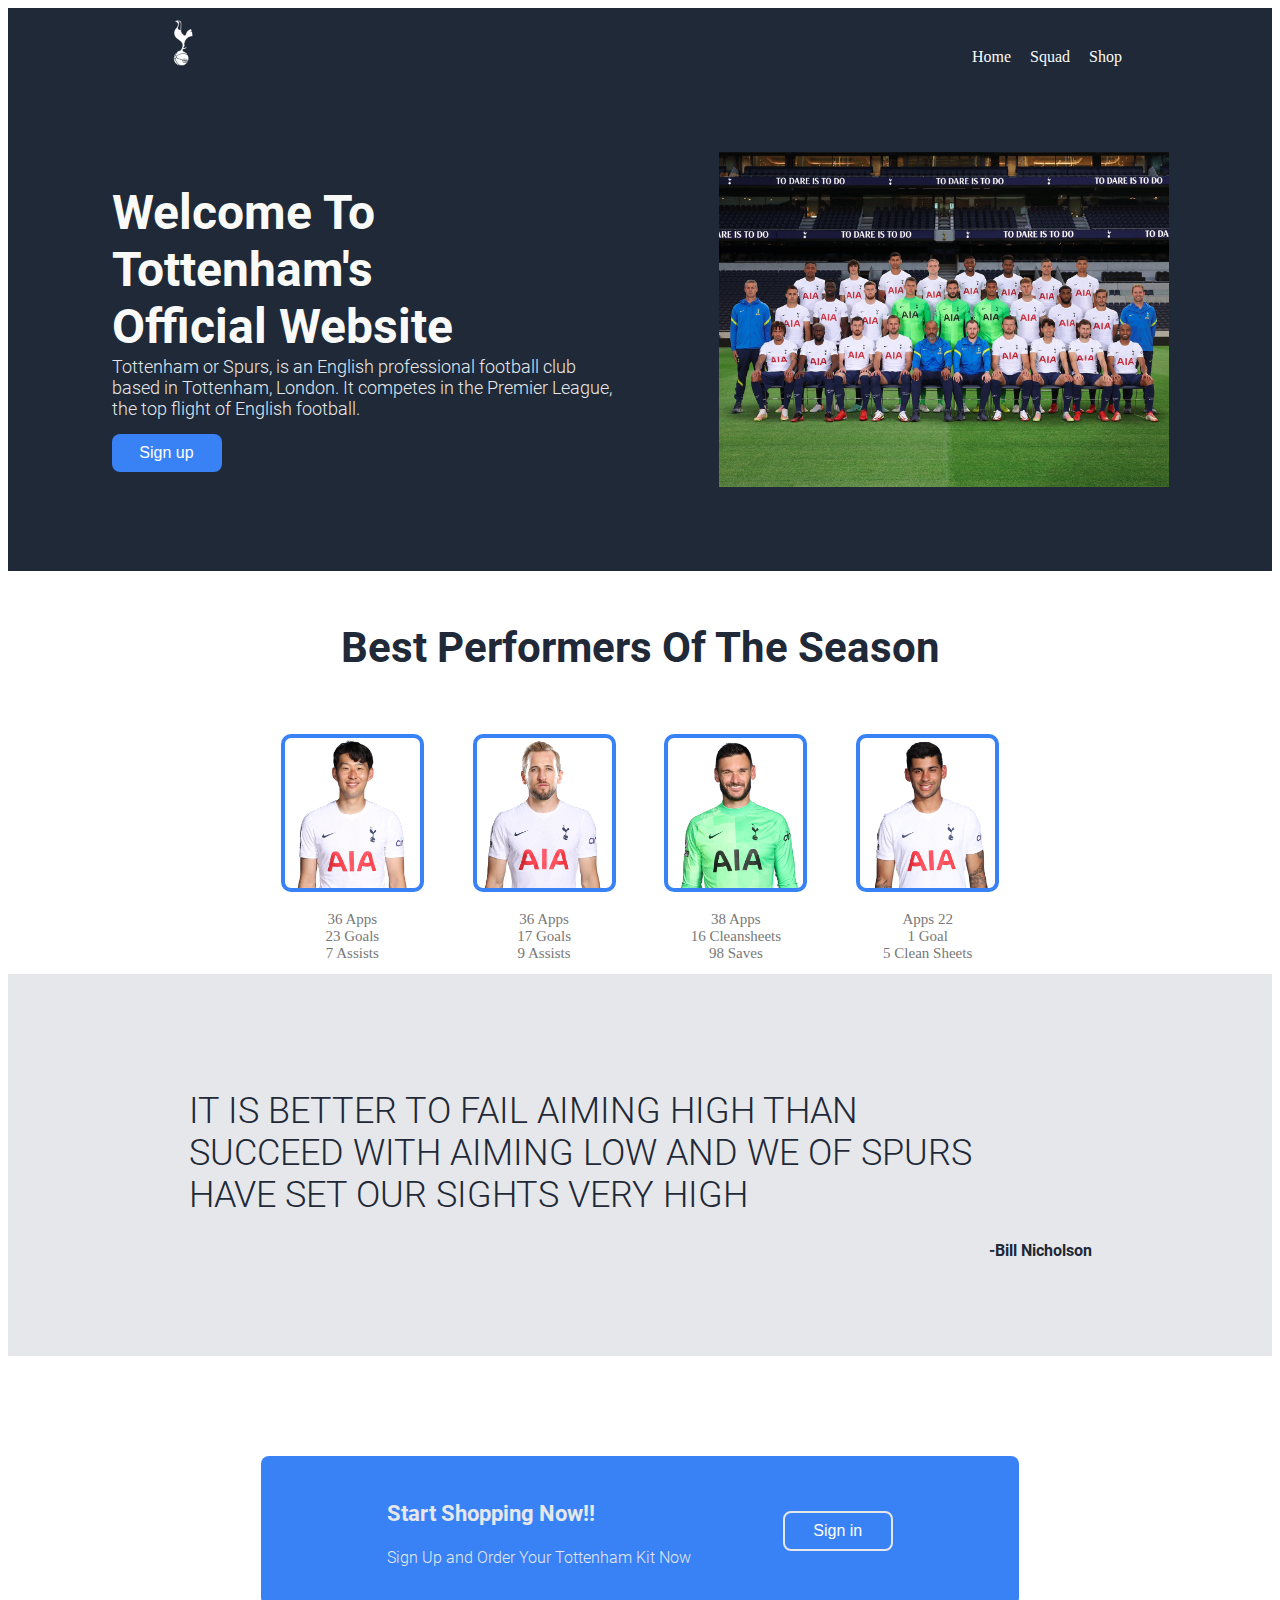
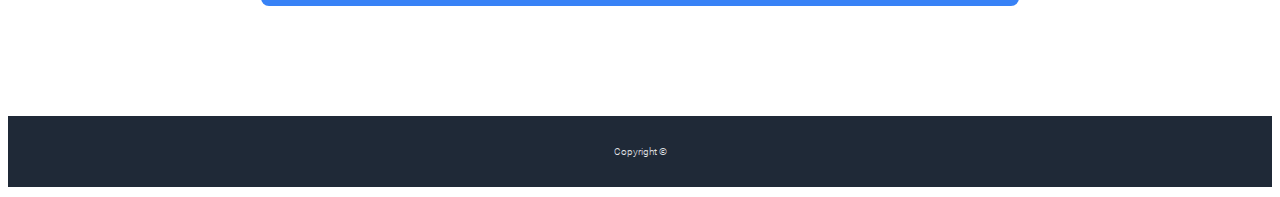
<file: index.html>
<!DOCTYPE html>
<html lang="en">
<head>
    <meta charset="UTF-8">
    <meta http-equiv="X-UA-Compatible" content="IE=edge">
    <meta name="viewport" content="width=device-width, initial-scale=1.0">
    <link rel="stylesheet" href="./pages/style.css">
    <title>Tottenham Hotspur Official Website | Home</title>
    <link rel="shortcut icon" href="./images/spurs_logo.jpg">
</head>
<body>
    <!--Main Div-->
    <div>
        <!--Section 1-->
        <section class="section1">
            <!--Nav Bar-->
            <header class="nav">   
                <a class="logo" href="index.html">
                <img class="navimage" src="./images/spurs_logo.jpg" alt="Tottenham Crest">
                </a>
                <nav class="refDiv">
                    <a class="navlinks" href="index.html">Home</a>
                    <a class="navlinks" href="pages/Teamplayers.html">Squad</a>
                    <a class="navlinks"href="pages/shop.html">Shop</a>
                </nav>
            </header>
            
            <!--First Container-->
            <div class="flex-container">
                <!--First Container Left-->
                <div>
                    <h1 class="section1Header">Welcome To Tottenham's Official Website</h1>
                    <p  class="section1text">Tottenham or Spurs, is an English professional football 
                        club based in Tottenham, London. 
                        It competes in the Premier League, the top flight of English football.
                    </p>
                    <button class="button">Sign up</button>
                </div>
                <!--First Container Right-->
                <div class="image1-container">
                <img  class= "image1" src="./images/teamphoto.jpg" alt="Tottenham team photo">
                </div>
            </div>
        </section>
        <!--Section 2-->
        <section class="section2">
                <div class="section2title">
                    <h3>Best Performers Of The Season</h3>
                </div>

                <div class="imagesblock">
                    <figure class="singleimage">
                        <a href="https://www.premierleague.com/players/4999/Son-Heung-Min/stats?co=1&se=418" target="_blank">
                            <img class="sec2image" src="./images/Son2.jpg" alt="Son heung min">
                        </a>
                        <p class="sec2text">36 Apps <br> 23 Goals <br> 7 Assists</p>
                    </figure>

                    <figure class="singleimage">
                        <a href="https://www.premierleague.com/players/3960/Harry-Kane/stats?co=1&se=418" target="_blank"> 
                            <img class="sec2image" src="./images/Kane2.jpg" alt="HarryKane">                        
                        </a>
                        <p class="sec2text">36 Apps <br> 17 Goals <br> 9 Assists</p>
                    </figure>

                    <figure class="singleimage">
                        <a href="https://www.premierleague.com/players/4664/Hugo-Lloris/stats?co=1&se=418" target="_blank">
                            <img class="sec2image" src="./images/Lloris2.jpg" alt="Hugo Lloris">
                        </a>
                        <p class="sec2text">38 Apps <br> 16 Cleansheets <br> 98 Saves</p>
                    </figure>
                    
                    <figure class="singleimage">
                        <a href="https://www.premierleague.com/players/66635/Cristian-Romero/stats?co=1&se=418" target="_blank">
                            <img class="sec2image" src="./images/Romero2.jpg" alt="Christian Romero">
                        </a>
                        <p class="sec2text"> Apps 22<br>1 Goal <br> 5 Clean Sheets</p>
                    </figure>
                </div>
        </section>
        <!--Section 3-->
        <section class="section3">
            <div class="sec3subdiv">
                <p class="sec3text">IT IS BETTER TO FAIL AIMING HIGH THAN SUCCEED WITH AIMING LOW AND WE OF SPURS HAVE SET OUR SIGHTS VERY HIGH</p>
                <p class="sec3author"><strong>-Bill Nicholson</strong></p>
            </div>
        </section>
        <!--Section 4-->
        <section class="section4">
            <div class="section4sub">
                <div class="sec4Columns">
                    <div>
                    <p class="sec4text">Start Shopping Now!!</p>
                    <p class="sec4text2">Sign Up and Order Your Tottenham Kit Now</p>
                    </div>
                </div>

                <div class="sec4Columns">
                    <button class="button sec4Button">Sign in</button>
                </div>
            </div>
        </section>

        <!--footer-->
        <footer class="section1">
            <p class="footertext">Copyright ©</p> 
        </footer>

    </div>
</body>
</html>
</file>
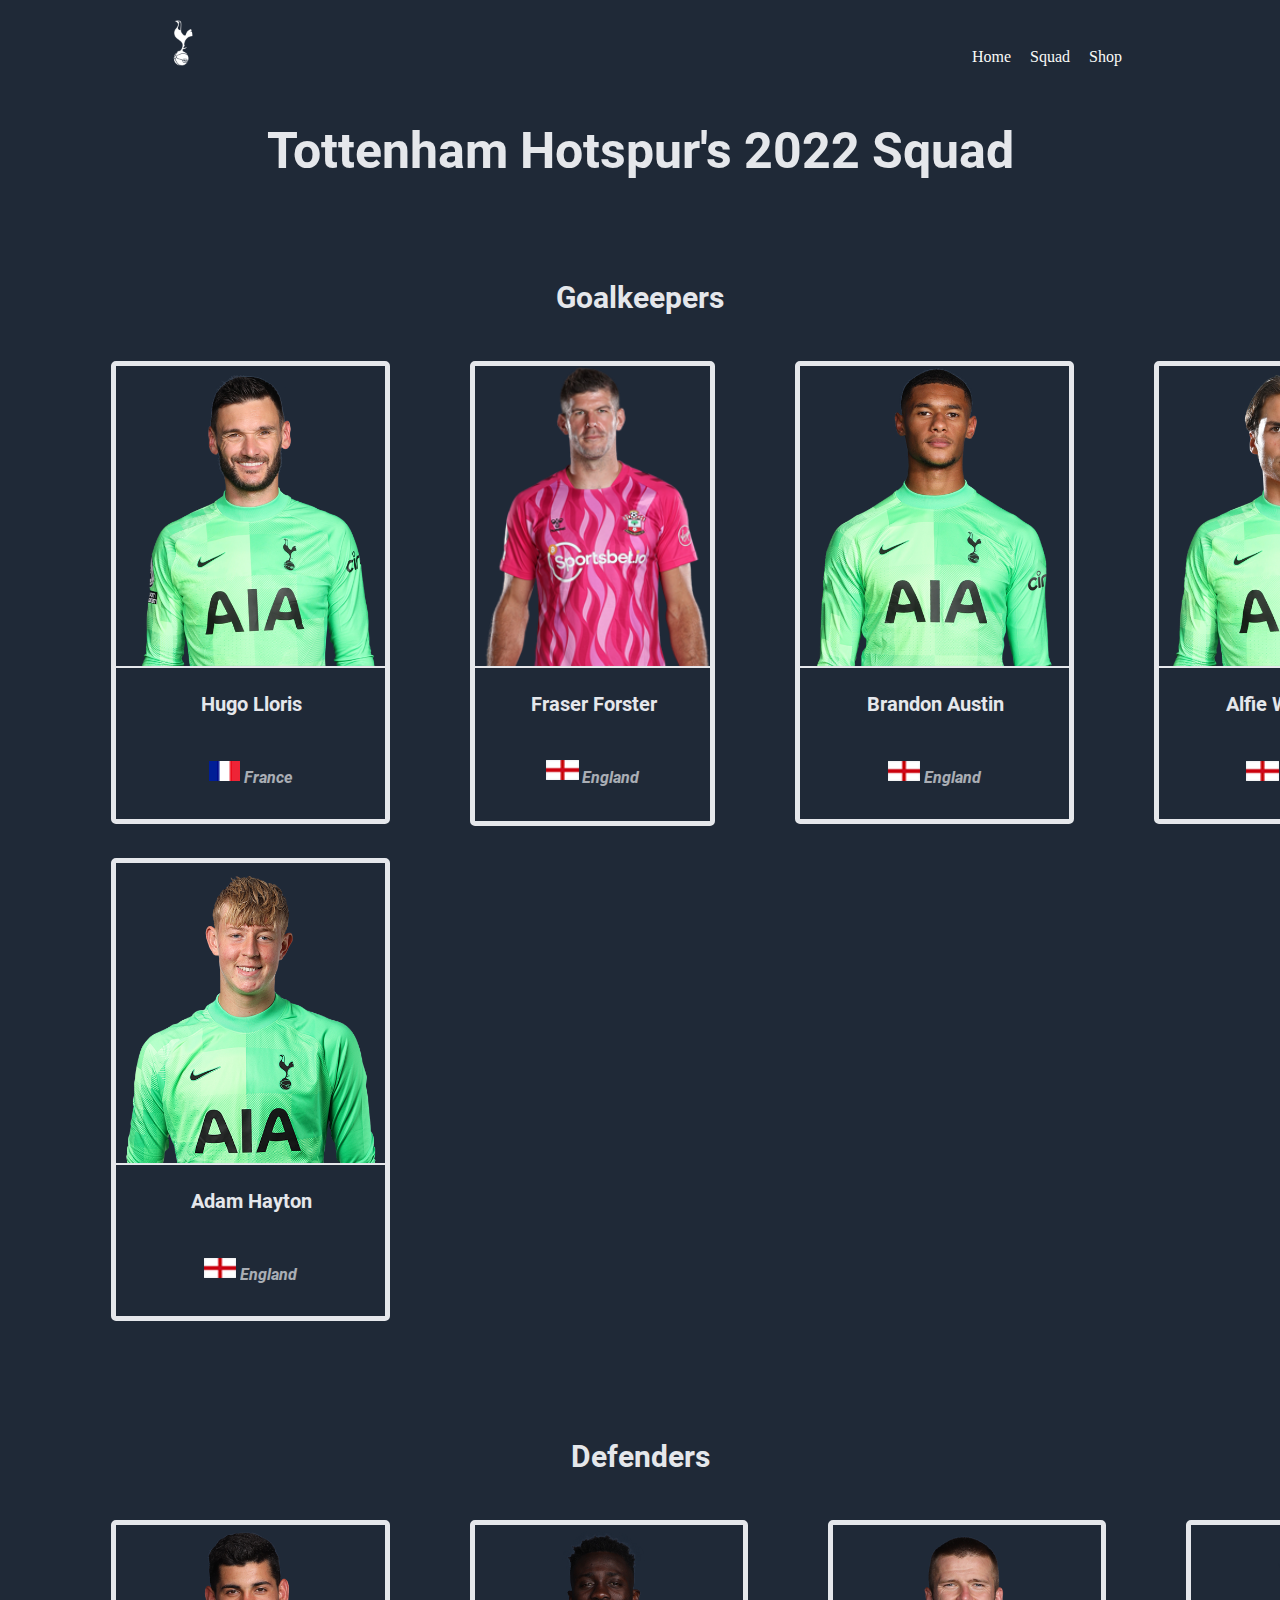
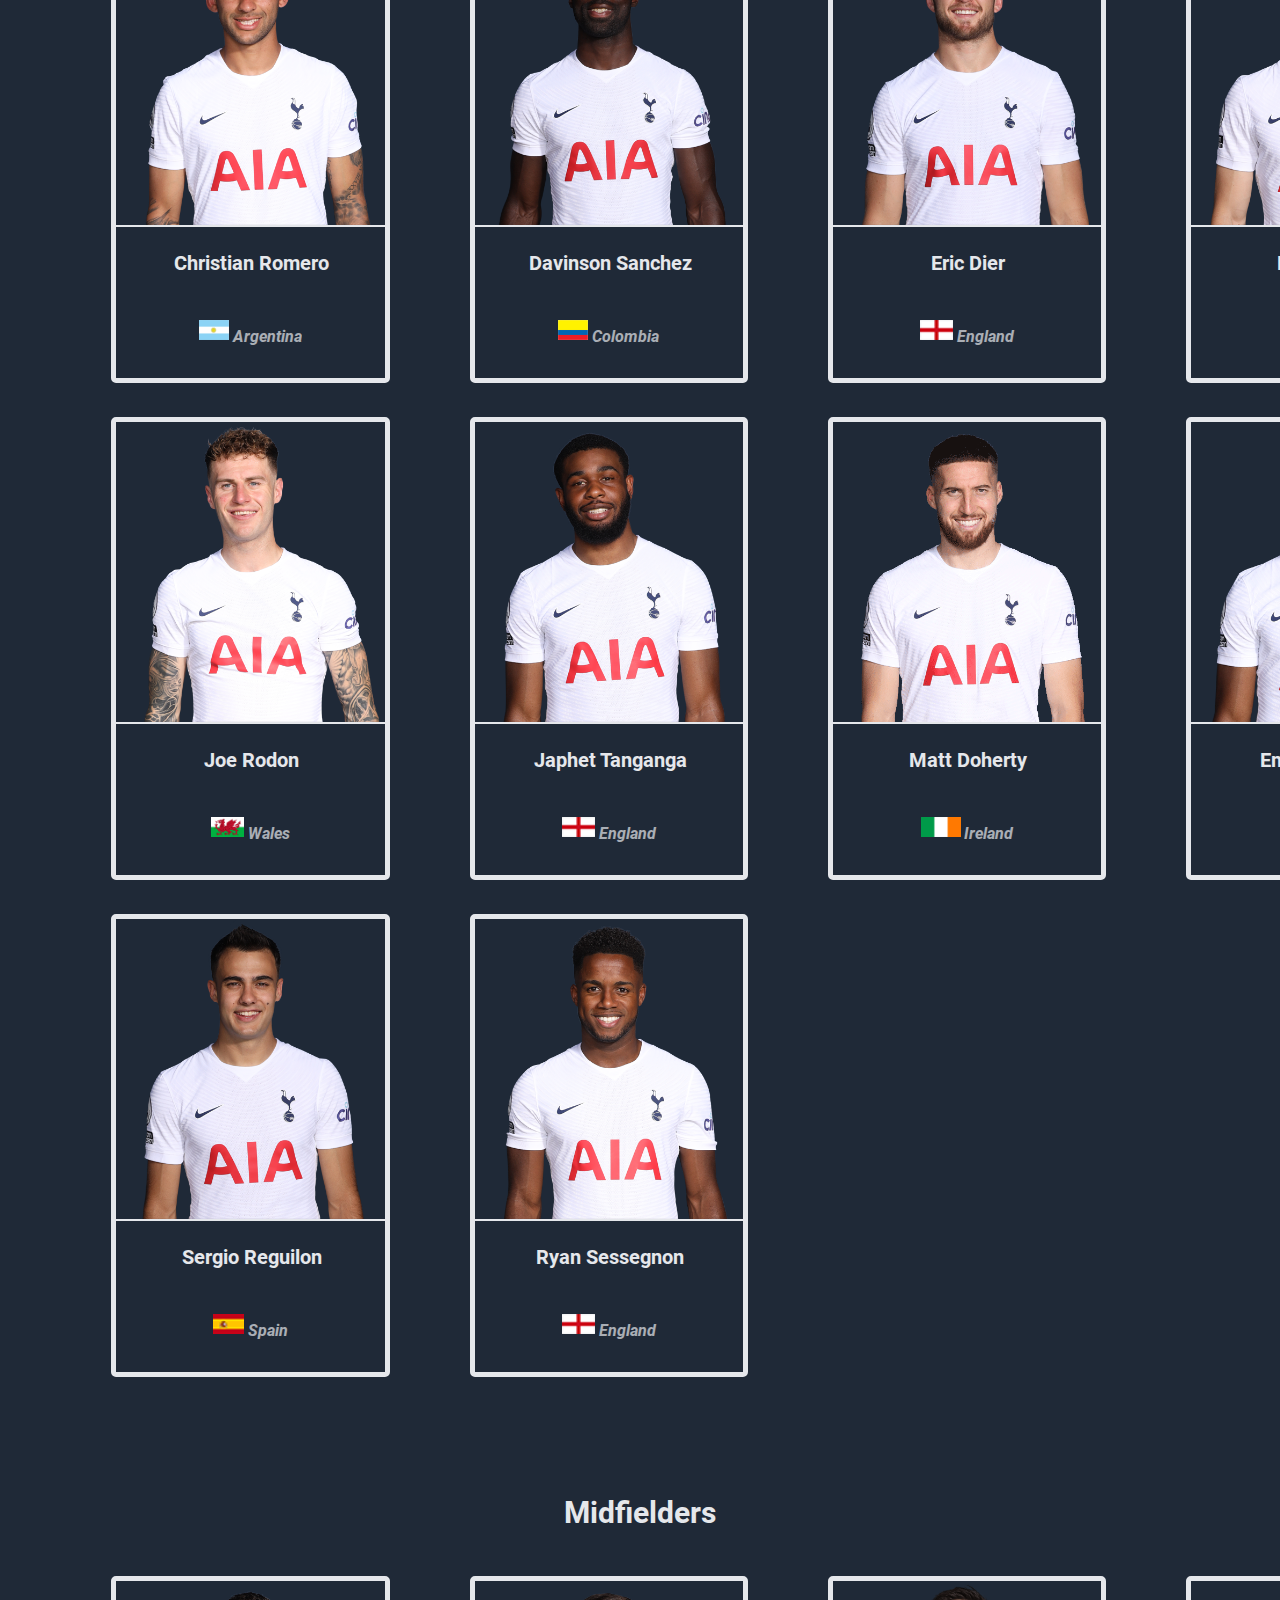
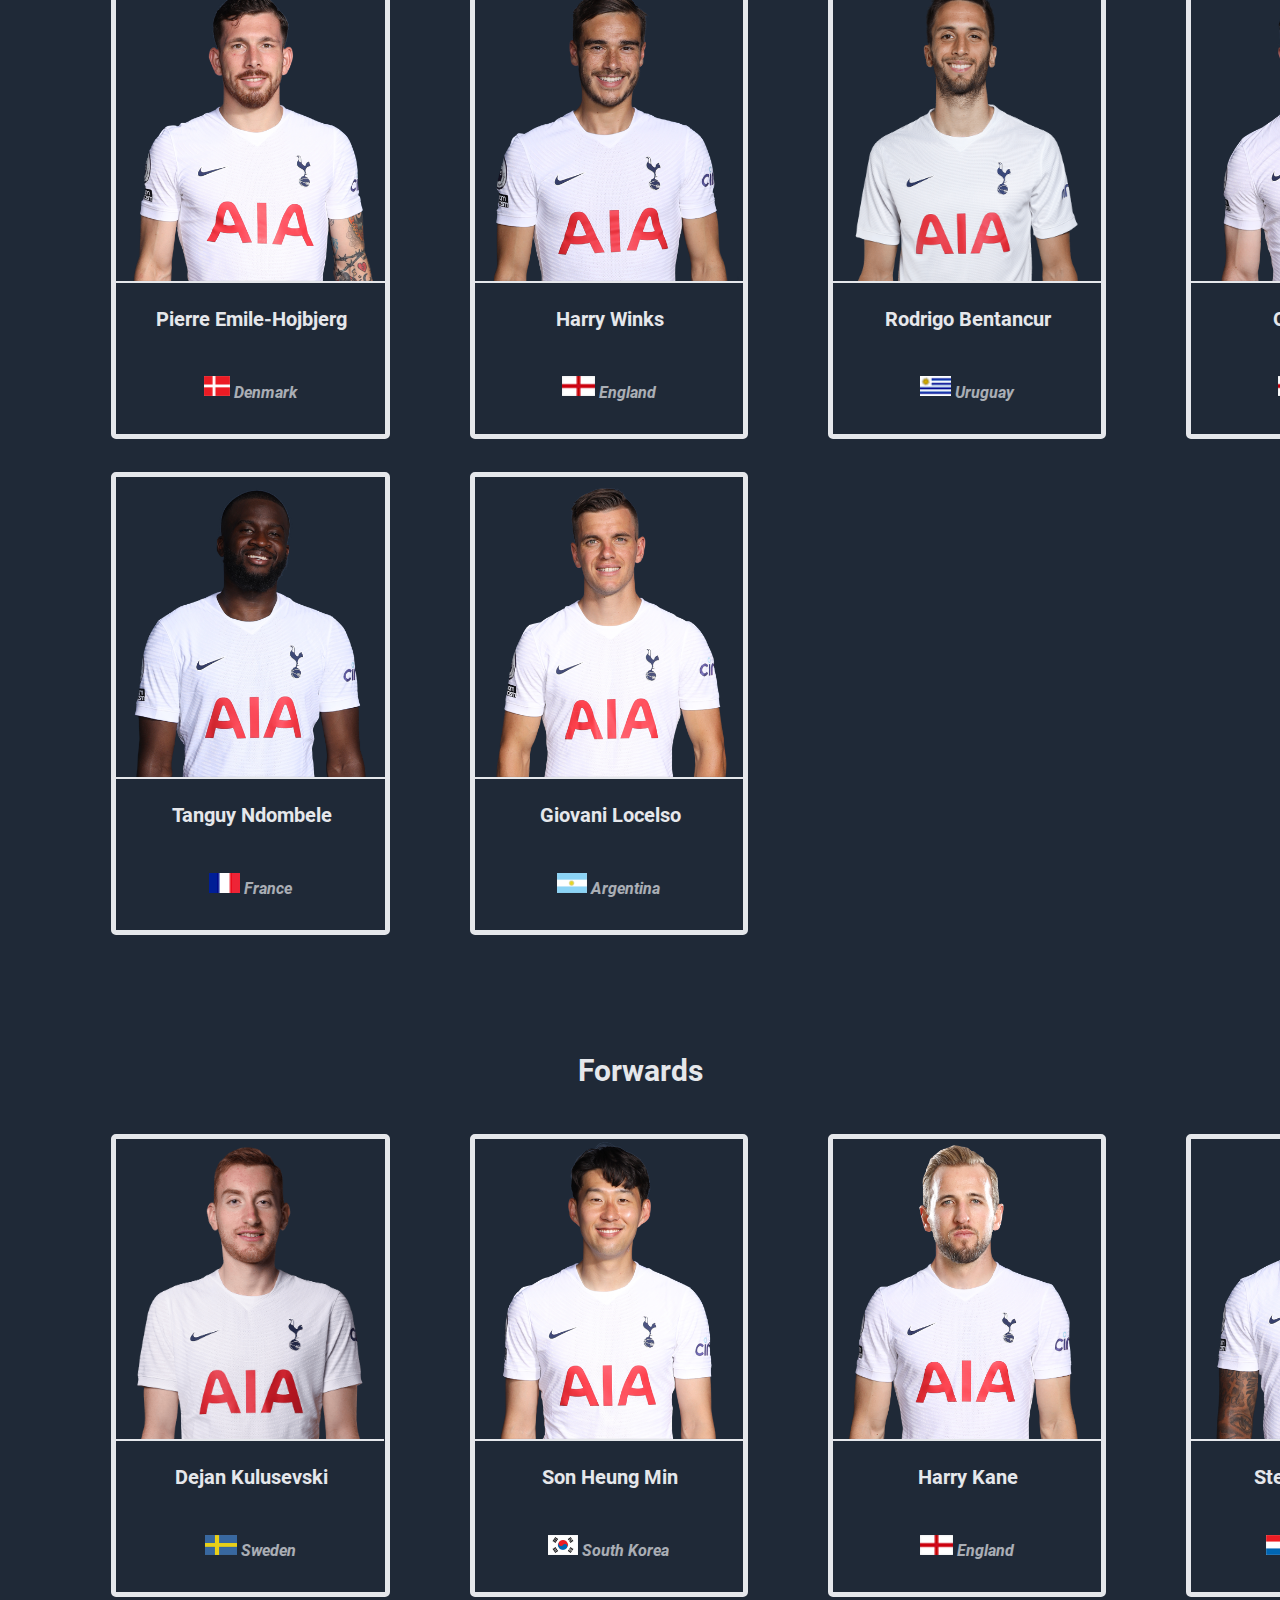
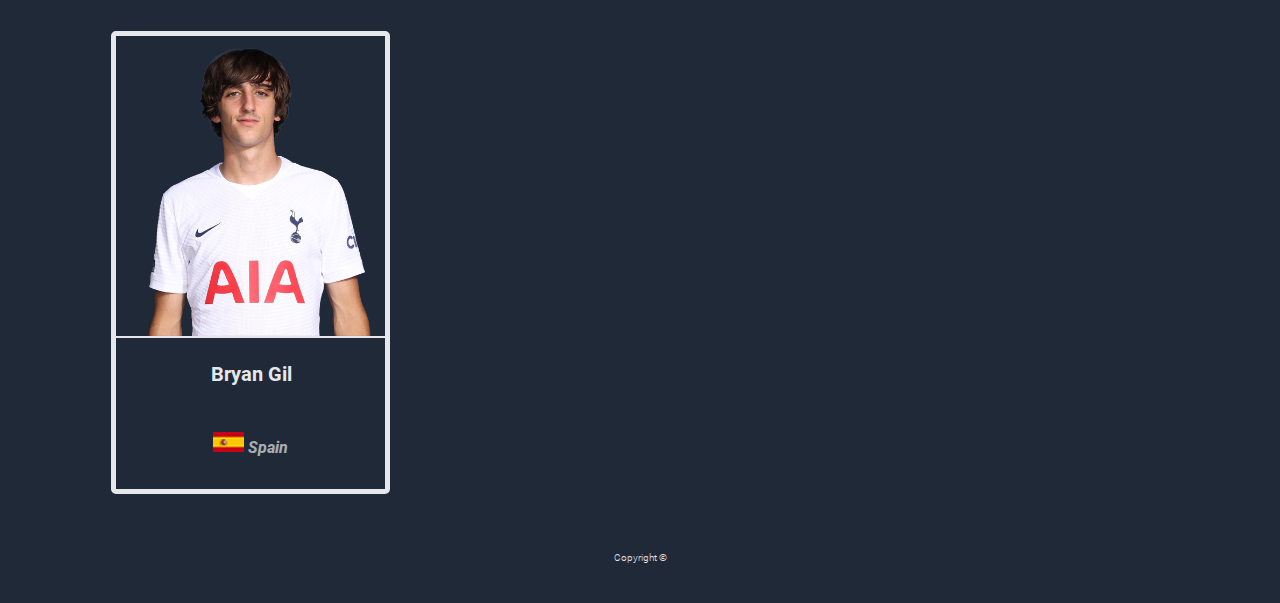
<file: pages/Teamplayers.html>
<!DOCTYPE html>
<html lang="en">
<head>
    <meta charset="UTF-8">
    <meta http-equiv="X-UA-Compatible" content="IE=edge">
    <meta name="viewport" content="width=device-width, initial-scale=1.0">
    <link rel="stylesheet" href="style.css">
    <link rel="shortcut icon" href="../images/spurs_logo.jpg">
    <title>Tottenham Hotspur Official Website | Squad</title>
</head>
<body class="section1">
    <div>
        <!--Nav Bar-->
        <header class="nav">   
            <a class="logo" href="../index.html">
            <img class="navimage" src="../images/spurs_logo.jpg" alt="Tottenham Crest">
            </a>
            <nav class="refDiv">
                <a class="navlinks" href="../index.html">Home</a>
                <a class="navlinks" href="Teamplayers.html">Squad</a>
                <a class="navlinks"href="shop.html">Shop</a>
            </nav>
        </header>
        <!--Spurs 2022-->
        <div class="Squadtitle">
            <p >Tottenham Hotspur's 2022 Squad</p>
        </div>
        
        <!--Goalkeepers-->
        <section>
            <p class=" positiontext"><strong>Goalkeepers</strong></p>
            <div class="positiondiv">
                
                <figure class="playerdiv">
                    <a  href="https://www.premierleague.com/players/4664/Hugo-Lloris/overview" target="_blank">
                        <img class="playerimage" src="../images/Lloris2.jpg" alt="Hugo Lloris">
                    </a>
                    <!--Name and Nationality-->
                    <div class="playerinfo">
                        <p class="nn">Hugo Lloris</p>
                        <figure class="country">
                            <img class="flag" src="../images/france.jpg" alt="FranceFlag">
                            <p class="cname">France</p>
                        </figure>
                    </div>
                </figure>

                <figure class="playerdiv">
                    <a  href="https://www.premierleague.com/players/3170/Fraser-Forster/overview" target="_blank">
                        <img class="playerimage" src="../images/Fraser.jpg" alt="Fraser Forster">
                    </a>
                    <!--Name and Nationality-->
                    <div class="playerinfo">
                        <p class="nn">Fraser Forster</p>
                        <figure class="country">
                            <img class="flag" src="../images/England.jpg" alt="EnglandFlag">
                            <p class="cname">England</p>
                        </figure>
                    </div>
                </figure>

                <figure class="playerdiv">
                    <a href="https://www.premierleague.com/players/15114/Brandon-Austin/overview" target="_blank">
                        <img class="playerimage" src="../images/Brandon.jpg" alt="Hugo Lloris">
                    </a>
                    <!--Name and Nationality-->
                    <div class="playerinfo">
                        <p class="nn">Brandon Austin</p>
                        <figure class="country">
                            <img class="flag" src="../images/England.jpg" alt="EnglandFlag">
                            <p class="cname">England</p>
                        </figure>
                    </div>
                </figure>
                
                <figure class="playerdiv">
                    <a  href="https://www.premierleague.com/players/4664/Hugo-Lloris/stats?co=1&se=418" target="_blank">
                        <img class="playerimage" src="../images/whiteman.jpg" alt="Hugo Lloris">
                    </a>
                    <!--Name and Nationality-->
                    <div class="playerinfo">
                        <p class="nn">Alfie Whiteman</p>
                        <figure class="country">
                            <img class="flag" src="../images/England.jpg" alt="EnglandFlag">
                            <p class="cname">England</p>
                        </figure>
                    </div>
                </figure>

                <figure class="playerdiv">
                    <a href="https://www.premierleague.com/players/4664/Hugo-Lloris/stats?co=1&se=418" target="_blank">
                        <img class="playerimage" src="../images/Hayton.png" alt="Hugo Lloris">
                    </a>
                    <!--Name and Nationality-->
                    <div class="playerinfo">
                        <p class="nn">Adam Hayton</p>
                        <figure class="country">
                            <img class="flag" src="../images/England.jpg" alt="EnglandFlag">
                            <p class="cname">England</p>
                        </figure>
                    </div>
                </figure>
            </div>
        </section>
    
        <!--Defenders-->
        <section>
            <p class=" positiontext"><strong>Defenders</strong></p>
            <div class="positiondiv">
                
                <figure class="playerdiv">
                    <a  href="https://www.premierleague.com/players/66635/Cristian-Romero/overview" target="_blank">
                        <img class="playerimage" src="../images/Romero2.jpg" alt="Christian Romero">
                    </a>
                    <!--Name and Nationality-->
                    <div class="playerinfo">
                        <p class="nn">Christian Romero</p>
                        <figure class="country">
                            <img class="flag" src="../images/argentina.jpg" alt="argentinaFlag">
                            <p class="cname">Argentina</p>
                        </figure>
                    </div>
                </figure>

                <figure class="playerdiv">
                    <a href="https://www.premierleague.com/players/20224/Davinson-S%C3%A1nchez/overview" target="_blank">
                        <img class="playerimage" src="../images/Sanchez.jpg" alt="Davinson Sanchez">
                    </a>
                    <!--Name and Nationality-->
                    <div class="playerinfo">
                        <p class="nn">Davinson Sanchez</p>
                        <figure class="country">
                            <img class="flag" src="../images/colombia.jpg" alt="ColombiaFlag">
                            <p class="cname">Colombia</p>
                        </figure>
                    </div>
                </figure>
                
                <figure class="playerdiv">
                    <a  href="https://www.premierleague.com/players/4112/Eric-Dier/overview" target="_blank">
                        <img class="playerimage" src="../images/ericdier.jpg" alt="Eric Dier">
                    </a>
                    <!--Name and Nationality-->
                    <div class="playerinfo">
                        <p class="nn">Eric Dier</p>
                        <figure class="country">
                            <img class="flag" src="../images/England.jpg" alt="EnglandFlag">
                            <p class="cname">England</p>
                        </figure>
                    </div>
                </figure>

                <figure class="playerdiv">
                    <a href="https://www.premierleague.com/players/4408/Ben-Davies/overview" target="_blank">
                        <img class="playerimage" src="../images/Davies.jpg" alt="Ben Davies">
                    </a>
                    <!--Name and Nationality-->
                    <div class="playerinfo">
                        <p class="nn">Ben Davies</p>
                        <figure class="country">
                            <img class="flag" src="../images/wales.jpg" alt="walesFlag">
                            <p class="cname">Wales</p>
                        </figure>
                    </div>
                </figure>

                <figure class="playerdiv">
                    <a href="https://www.premierleague.com/players/13796/Joe-Rodon/overview" target="_blank">
                        <img class="playerimage" src="../images/Rodon.jpg" alt="Joe Rodon">
                    </a>
                    <!--Name and Nationality-->
                    <div class="playerinfo">
                        <p class="nn">Joe Rodon</p>
                        <figure class="country">
                            <img class="flag" src="../images/wales.jpg" alt="walesFlag">
                            <p class="cname">Wales</p>
                        </figure>
                    </div>
                </figure>

                <figure class="playerdiv">
                    <a href="https://www.premierleague.com/players/15116/Japhet-Tanganga/overview" target="_blank">
                        <img class="playerimage" src="../images/tanganga.jpg" alt="Japhet Tanganga">
                    </a>
                    <!--Name and Nationality-->
                    <div class="playerinfo">
                        <p class="nn">Japhet Tanganga</p>
                        <figure class="country">
                            <img class="flag" src="../images/England.jpg" alt="EnglandFlag">
                            <p class="cname">England</p>
                        </figure>
                    </div>
                </figure>
                
                <figure class="playerdiv">
                    <a  href="https://www.premierleague.com/players/4229/Matt-Doherty/overview" target="_blank">
                        <img class="playerimage" src="../images/doherty.jpg" alt="Matt Doherty">
                    </a>
                    <!--Name and Nationality-->
                    <div class="playerinfo">
                        <p class="nn">Matt Doherty</p>
                        <figure class="country">
                            <img class="flag" src="../images/Ireland.jpg" alt="IrelandFlag">
                            <p class="cname">Ireland</p>
                        </figure>
                    </div>
                </figure>

                <figure class="playerdiv">
                    <a href="https://www.premierleague.com/players/63654/Emerson-Royal/overview" target="_blank">
                        <img class="playerimage" src="../images/Emerson.jpg" alt="Emerson Royal">
                    </a>
                    <!--Name and Nationality-->
                    <div class="playerinfo">
                        <p class="nn">Emerson Royal</p>
                        <figure class="country">
                            <img class="flag" src="../images/brazil.jpg" alt="BrazilFlag">
                            <p class="cname">Brazil</p>
                        </figure>
                    </div>
                </figure>
                
                <figure class="playerdiv">
                    <a  href="https://www.premierleague.com/players/39606/Sergio-Reguil%C3%B3n/overview" target="_blank">
                        <img class="playerimage" src="../images/Reguilon.jpg" alt="Sergio Reguilon">
                    </a>
                    <!--Name and Nationality-->
                    <div class="playerinfo">
                        <p class="nn">Sergio Reguilon</p>
                        <figure class="country">
                            <img class="flag" src="../images/spain.jpg" alt="SpainFlag">
                            <p class="cname">Spain</p>
                        </figure>
                    </div>
                </figure>

                <figure class="playerdiv">
                    <a href="https://www.premierleague.com/players/14656/Ryan-Sessegnon/overview" target="_blank">
                        <img class="playerimage" src="../images/Sessegnon.jpg" alt="Ryan-Sessegnon">
                    </a>
                    <!--Name and Nationality-->
                    <div class="playerinfo">
                        <p class="nn">Ryan Sessegnon</p>
                        <figure class="country">
                            <img class="flag" src="../images/England.jpg" alt="EnglandFlag">
                            <p class="cname">England</p>
                        </figure>
                    </div>
                </figure>
            </div>
        </section>

        <!--Midfield-->
        <section>
            <p class=" positiontext"><strong>Midfielders</strong></p>
            <div class="positiondiv">
                
                <figure class="playerdiv">
                    <a  href="https://www.premierleague.com/players/5272/Pierre-Emile-H%C3%B8jbjerg/overview" target="_blank">
                        <img class="playerimage" src="../images/Hojbjerg.jpg" alt="Emile-Hojbjerg">
                    </a>
                    <!--Name and Nationality-->
                    <div class="playerinfo">
                        <p class="nn">Pierre Emile-Hojbjerg</p>
                        <figure class="country">
                            <img class="flag" src="../images/denemark.jpg" alt="DenmarkFlag">
                            <p class="cname">Denmark</p>
                        </figure>
                    </div>
                </figure>

                <figure class="playerdiv">
                    <a href="https://www.tottenhamhotspur.com/teams/men/players/harry-winks/" target="_blank">
                        <img class="playerimage" src="../images/winks.jpg" alt="Harry Winks">
                    </a>
                    <!--Name and Nationality-->
                    <div class="playerinfo">
                        <p class="nn">Harry Winks</p>
                        <figure class="country">
                            <img class="flag" src="../images/England.jpg" alt="EnglandFlag">
                            <p class="cname">England</p>
                        </figure>
                    </div>
                </figure>
                
                <figure class="playerdiv">
                    <a  href="https://www.premierleague.com/players/22802/Rodrigo-Bentancur/overview" target="_blank">
                        <img class="playerimage" src="../images/Bentancur.jpg" alt="Rodrigo-Bentancur">
                    </a>
                    <!--Name and Nationality-->
                    <div class="playerinfo">
                        <p class="nn">Rodrigo Bentancur</p>
                        <figure class="country">
                            <img class="flag" src="../images/uruguay.jpg" alt="UrguayFlag">
                            <p class="cname">Uruguay</p>
                        </figure>
                    </div>
                </figure>

                <figure class="playerdiv">
                    <a href="https://www.premierleague.com/players/21413/Oliver-Skipp/overview" target="_blank">
                        <img class="playerimage" src="../images/Skipp.jpg" alt="Oliver-Skipp">
                    </a>
                    <!--Name and Nationality-->
                    <div class="playerinfo">
                        <p class="nn">Oliver Skipp</p>
                        <figure class="country">
                            <img class="flag" src="../images/England.jpg" alt="EnglandFlag">
                            <p class="cname">England</p>
                        </figure>
                    </div>
                </figure>

                <figure class="playerdiv">
                    <a href="https://www.premierleague.com/players/25329/Tanguy-Ndombele/overview" target="_blank">
                        <img class="playerimage" src="../images/ndombele.jpg" alt="ndombele">
                    </a>
                    <!--Name and Nationality-->
                    <div class="playerinfo">
                        <p class="nn">Tanguy Ndombele</p>
                        <figure class="country">
                            <img class="flag" src="../images/france.jpg" alt="FranceFlag">
                            <p class="cname">France</p>
                        </figure>
                    </div>
                </figure>

                <figure class="playerdiv">
                    <a href="https://www.premierleague.com/players/19851/Giovani-Lo-Celso/overview" target="_blank">
                        <img class="playerimage" src="../images/locelso.jpg" alt="Locelso">
                    </a>
                    <!--Name and Nationality-->
                    <div class="playerinfo">
                        <p class="nn">Giovani Locelso</p>
                        <figure class="country">
                            <img class="flag" src="../images/argentina.jpg" alt="argentinaFlag">
                            <p class="cname">Argentina</p>
                        </figure>
                    </div>
                </figure>  
            </div>
        </section>
        <!--Forwards--> 
        <section>
            <p class=" positiontext"><strong>Forwards</strong></p>
            <div class="positiondiv">
                
                <figure class="playerdiv">
                    <a  href="https://www.premierleague.com/players/49316/Dejan-Kulusevski/overview" target="_blank">
                        <img class="playerimage" src="../images/dejan.jpg" alt="Dejan-Kulusevski">
                    </a>
                    <!--Name and Nationality-->
                    <div class="playerinfo">
                        <p class="nn">Dejan Kulusevski</p>
                        <figure class="country">
                            <img class="flag" src="../images/sweden.jpg" alt="SwedenFlag">
                            <p class="cname">Sweden</p>
                        </figure>
                    </div>
                </figure>

                <figure class="playerdiv">
                    <a href="https://www.premierleague.com/players/4999/Son-Heung-Min/overview" target="_blank">
                        <img class="playerimage" src="../images/Son2.jpg" alt="Son-Heung-Min">
                    </a>
                    <!--Name and Nationality-->
                    <div class="playerinfo">
                        <p class="nn">Son Heung Min</p>
                        <figure class="country">
                            <img class="flag" src="../images/SouthKorea.jpg" alt="SpainFlag">
                            <p class="cname">South Korea</p>
                        </figure>
                    </div>
                </figure>
                
                <figure class="playerdiv">
                    <a  href="https://www.premierleague.com/players/3960/Harry-Kane/overview" target="_blank">
                        <img class="playerimage" src="../images/Kane2.jpg" alt="Harry-Kane">
                    </a>
                    <!--Name and Nationality-->
                    <div class="playerinfo">
                        <p class="nn">Harry Kane</p>
                        <figure class="country">
                            <img class="flag" src="../images/England.jpg" alt="EnglandFlag">
                            <p class="cname">England</p>
                        </figure>
                    </div>
                </figure>

                <figure class="playerdiv">
                    <a href="https://www.premierleague.com/players/12703/Steven-Bergwijn/overview" target="_blank">
                        <img class="playerimage" src="../images/bergwijn.jpg" alt="Steven-Bergwijn">
                    </a>
                    <!--Name and Nationality-->
                    <div class="playerinfo">
                        <p class="nn">Steven Bergwijn</p>
                        <figure class="country">
                            <img class="flag" src="../images/netherlands.jpg" alt="NetherlandsFlag">
                            <p class="cname">Netherlands</p>
                        </figure>
                    </div>
                </figure>

                <figure class="playerdiv">
                    <a href="https://www.premierleague.com/players/55700/Bryan-Gil/overview" target="_blank">
                        <img class="playerimage" src="../images/gil.jpg" alt="Bryan-Gil">
                    </a>
                    <!--Name and Nationality-->
                    <div class="playerinfo">
                        <p class="nn">Bryan Gil</p>
                        <figure class="country">
                            <img class="flag" src="../images/spain.jpg" alt="SpainFlag">
                            <p class="cname">Spain</p>
                        </figure>
                    </div>
                </figure> 
            </div>
        </section>
        
        <!--footer-->
        <footer class="footer">
            <p class="footertext">Copyright ©</p> 
        </footer>

    </div>
</body>
</html>
</file>
<file: pages/style.css>
@font-face {
    font-family: "Roboto-bold";
    src: url(../fonts/Roboto-Bold.ttf);
}

@font-face {
    font-family:"Roboto-italic" ;
    src: url(../fonts/Roboto-Thin.ttf);
}

@font-face {
    font-family: "Roboto-black";
    src: url(../fonts/Roboto-Light.ttf);
}
@font-face {
    font-family: "Roboto-bitalic";
    src: url(../fonts/Roboto-BoldItalic.ttf);
}

:root{
    --primarycolor:#1f2937;
    --secondarycolor:
}

.section1{
    background-color: #1f2937;
}

.nav {
    size: 24px;
    display: flex;
    flex-direction: row;
    justify-content: space-between;
    padding-left: 150px;
    padding-right: 150px;
    padding-top: 10px;
}

.navimage {
    height: 50px;
    width: auto;
}
.refDiv {
    display: flex;
    flex-direction: row;
    justify-content: space-between;
    padding-top: 30px;
    width: 150px;
}
a {
    color: #f9faf8;
}

a:link {
    text-decoration: none;
}
  
a:visited {
    text-decoration: none;
}
  
a.navlinks:hover {
    text-decoration: underline;
    transform: scale(2.0);
}

a.logo:hover {
    text-decoration: none;
    transform: scale(1);
}

a:active {
    text-decoration: none;
}


.flex-container {
    display: flex;
    flex-direction: row;
    justify-content: space-around;
    padding-top: 80px;
    padding-left: 50px;
    padding-right: 50px;
    padding-bottom: 80px;
}



.section1Header {
    font-family: 'Roboto-bold',sans-serif;
    font-size: 48px;
    color: rgb(249, 250, 248);
    width: 400px;
    height: 140px;
}

.section1text {
    font-family: "Roboto-black",sans-serif;
    font-size: 18px;
    color: rgb(229, 231, 235);
    width: 500px;
    height: 60px;
}

.button {
    color: rgb(255, 255, 255);
    background-color: #3882f6;
    width: 110px;
    display: inline-block;
    font-weight: 400;
    text-align: center;
    white-space: nowrap;
    vertical-align: middle;
    font-size: 1rem;
    line-height: 1.5;
    border-width: 1px;
    border-style: solid;
    border-color: transparent;
    border-image: initial;
    padding: 0.375rem 0.75rem;
    border-radius: 0.5rem;
}


.image1 {
    width: 450px;
    height: auto;
}

.section2{
    display: flex;
    flex-direction: column;
}
.section2title{
    font-family: 'Roboto-bold',sans-serif;
    padding-top: 10px;
    text-align: center;
    font-size: 36px;
    color: #1f2937;
}

.imagesblock{
    display: flex;
    flex-direction: row;
    justify-content: space-between;
    height:250px ;
    width: 60%;
    margin-left: 20%;
    margin-bottom: 10px;
}

.sec2image{
    border: 4px solid #3882f6 ;
    border-radius: 10px;
    width: 135px;
    height: 150px;
}

.sec2text{
    font-size: 15px;
    text-align: center;
    color: #787878;
}

.singleimage{
    margin: 20px;  
}
.singleimage:hover{
    transform: scale(1.5);
}


.section3{
    background-color: #E5E7EB;
}

.sec3subdiv{   
    display: flex;
    flex-direction: row; 
    justify-content: center;
    color: #1f2937;
    padding-top: 80px;
    padding-bottom:80px ;
}
.sec3text{
    font-size: 36px;
    font-family: "Roboto-black",sans-serif;
    width: 800px;
    height: 150px;
}

.sec3author{
    font-family: "Roboto-bold",sans-serif;
    display: flex;
    flex-direction: column;
    justify-content: end;
}
.section4{
    display: flex;
    justify-content: center;
    align-items: center;
    flex-direction: row;
}
.section4sub{
    width: 40%; 
    height: 150px;
    background-color: #3882f6;
    border-radius:  8px; ;
    margin: 100px;
    color: #E5E7EB;
    display: flex;
    justify-content: space-between;
    padding-left: 10%;
    padding-right:10%;
}

.sec4Columns{
    display: flex;
    flex-direction: column;
    justify-content: center;
}

.sec4text{
    font-family: "Roboto-bold",sans-serif;
    font-size: 22px;
}
.sec4text2{
    font-size: 16px;
    font-family: "Roboto-black",sans-serif;
}
.sec4Button{
    border: 2px solid #E5E7EB;
}

.footertext{
    padding-top: 30px;
    padding-bottom: 30px;
    font-size:10px ;
    display:flex;
    justify-content: center;
    color: #E5E7EB;
    font-family: "Roboto-black",sans-serif;
}


/* TeamSquad */
.Squadtitle{
 font-size: 50px;
 font-family: "Roboto-bold",sans-serif;
 color: rgb(229, 231, 235);
 text-align: center;
 
}
.positiondiv{
    display: grid;
    grid-template-columns: auto auto auto auto;
    flex-direction: row;
    justify-content: space-between;
    padding-left: 5%;
    padding-right: 5%;
}

.playerdiv{
    border:5px solid #E5E7EB;
    margin-bottom: 5%;
    border-radius: 5px;
}
.playerdiv:hover{
    transform: scale(1.3);
    border: 5px solid #e5e7eb80;
    background-color: rgb(44, 62, 87);
}
.positiontext{
    text-align: center;
    font-family: "Roboto-bold",sans-serif;
    font-size: 30px;
    color: #e5e7eb;
    margin-top: 100px;
}
.playerimage{
    height: 300px;
    width: auto;
    border-bottom: 2px solid #E5E7EB;
}

.cname{
    font-family: "Roboto-bitalic",sans-serif;
    text-align: center;
    font-size: 16px;
    color:#E5E7EB ;
    padding-left: 1%;
    opacity: 0.7;
}
.nn {
    text-align: center;
    font-family: "Roboto-bold",sans-serif;
    font-size: 20px;
    color:#E5E7EB ;
    padding-left: 1%;
}

.playerinfo{
    display: flex;
    flex-direction: column;
}
.flag{
    height: 20px;
    width: auto;
    padding-right: 1%;
    margin-top: 5%;
}
.country{
    display: flex;
    flex-direction: row;
    justify-content: center;
}


/* Shop */
.ads{
    width: 100%;
    border: 2px solid red;
}
.banner{
    width: 100%;
}
a.banner:hover{
    transform: scale(1.1);
}
</file>
